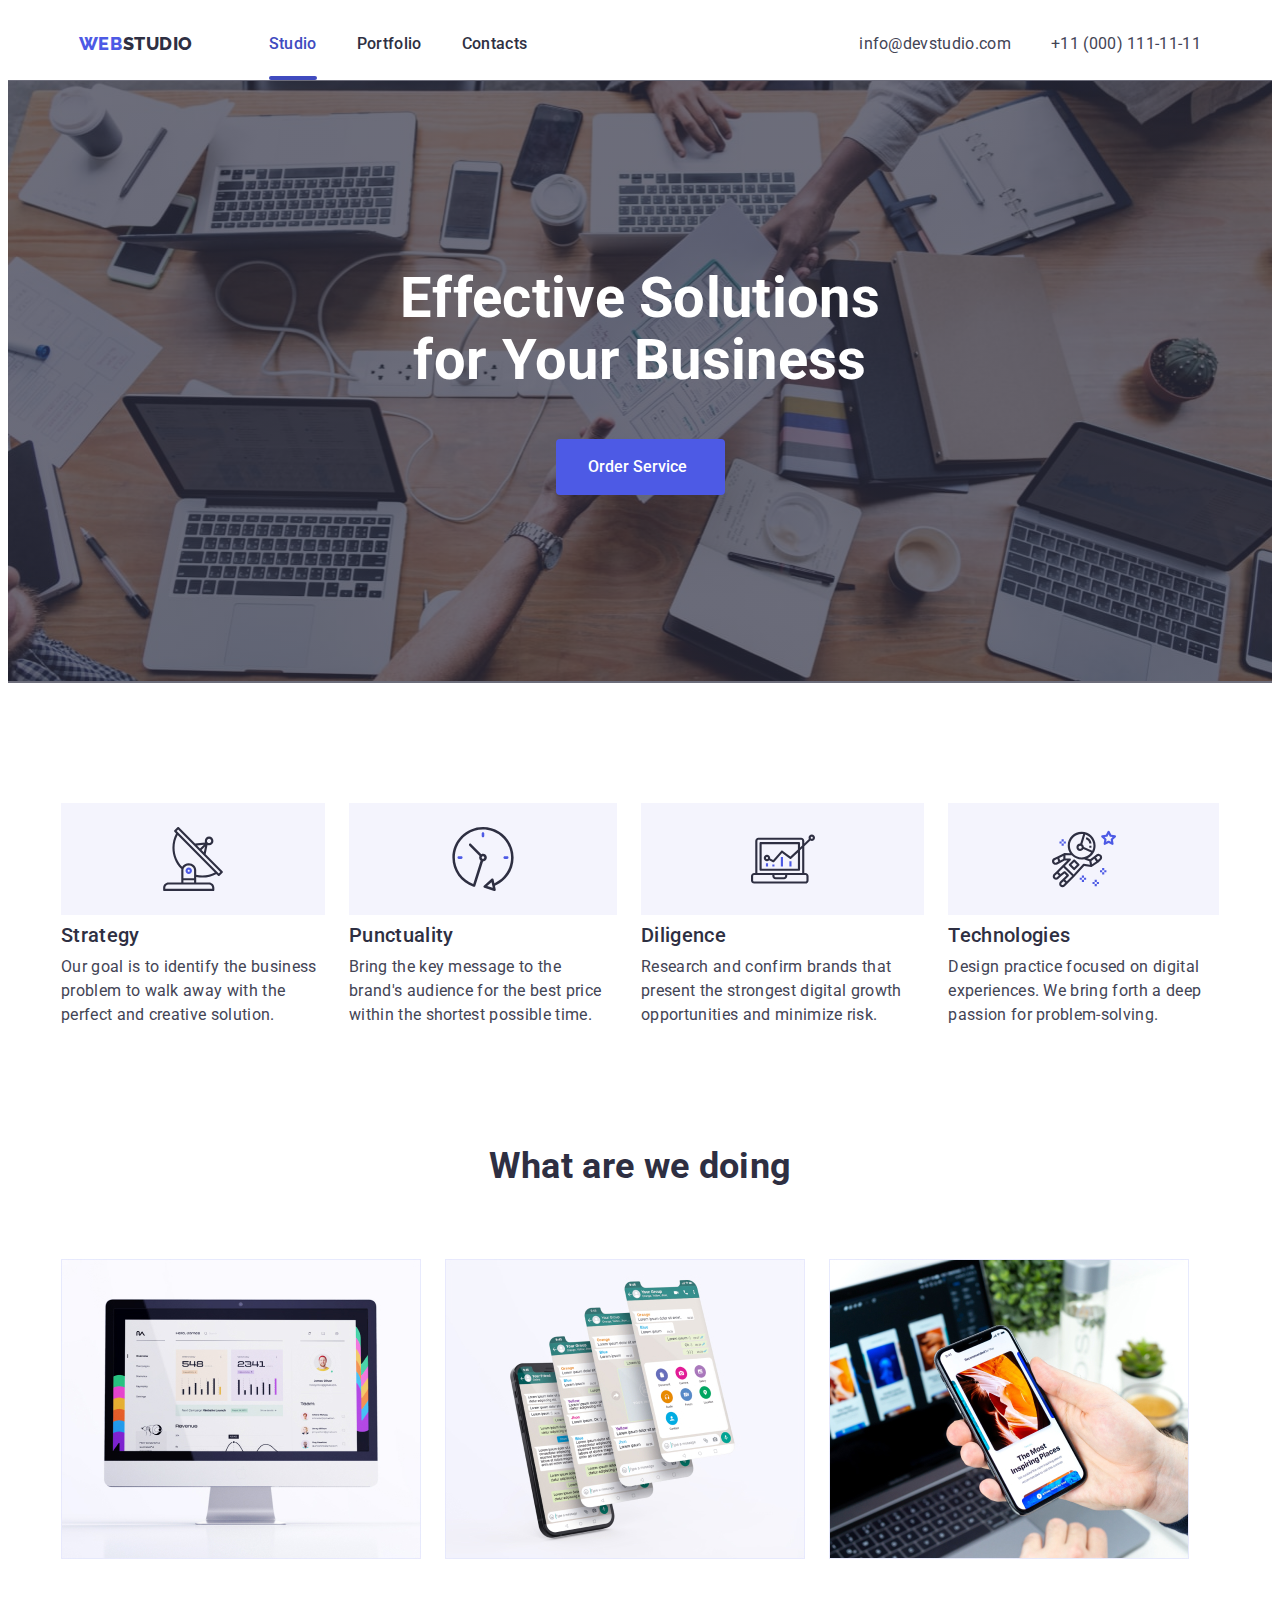
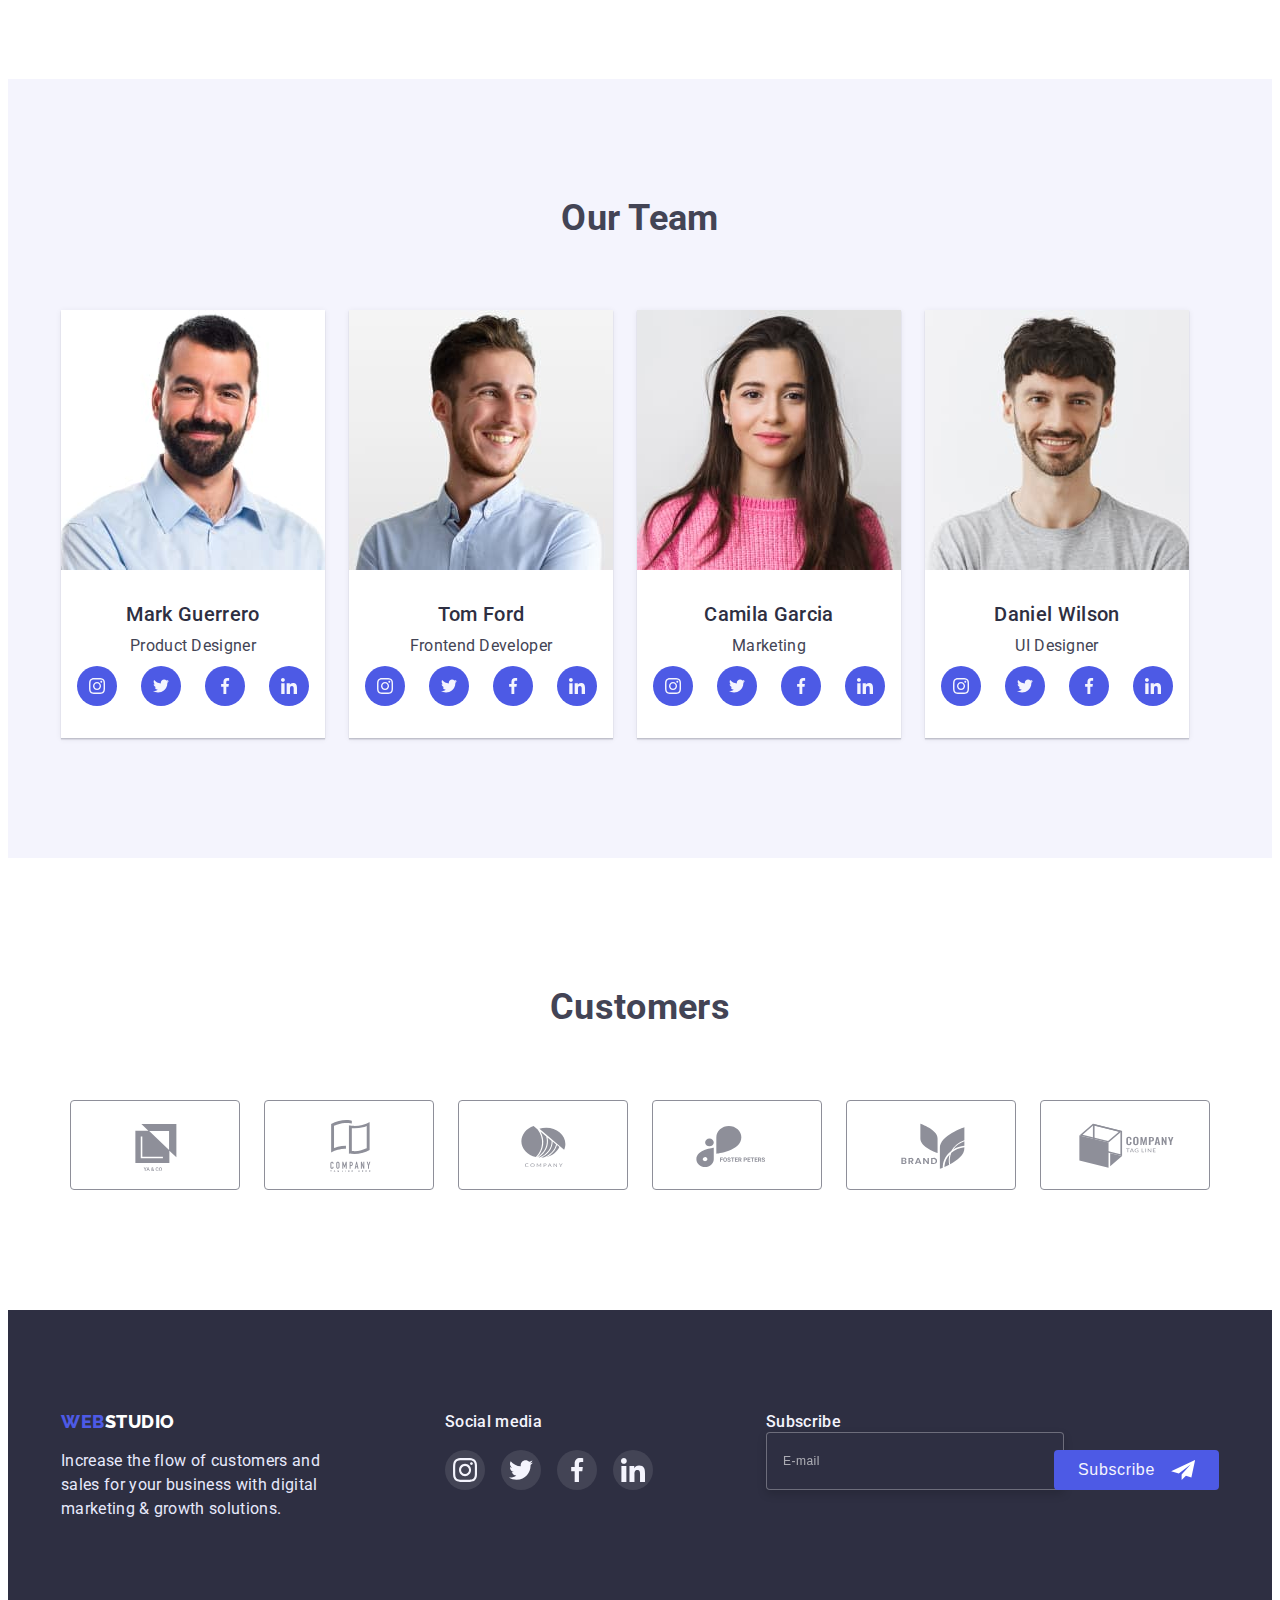
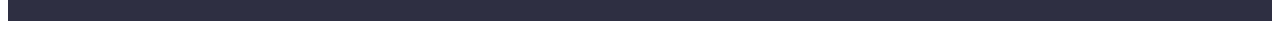
<file: index.html>
<!DOCTYPE html>
<html lang="en">
	<head>
		<meta charset="UTF-8" />
		<meta http-equiv="X-UA-Compatible" content="IE=edge" />
		<meta name="viewport" content="width=device-width, initial-scale=1.0" />
		<title>Web Studio</title>
		<link
			rel="stylesheet"
			href="https://cdnjs.cloudflare.com/ajax/libs/modern-normalize/1.1.0/modern-normalize.min.css"
			integrity="sha512-wpPYUAdjBVSE4KJnH1VR1HeZfpl1ub8YT/NKx4PuQ5NmX2tKuGu6U/JRp5y+Y8XG2tV+wKQpNHVUX03MfMFn9Q=="
			crossorigin="anonymous"
			referrerpolicy="no-referrer"
		/>
		<link rel="preconnect" href="https://fonts.googleapis.com" />
		<link rel="preconnect" href="https://fonts.gstatic.com" crossorigin />
		<link
			href="https://fonts.googleapis.com/css2?family=Raleway:wght@700;800&family=Roboto:wght@300;400;500;700&display=swap"
			rel="stylesheet"
		/>
		<link rel="stylesheet" href="./css/styles.css" />
	</head>
	<body>
		<!-- Navigation -->
		<header class="header">
			<div class="container header-container">
				<nav class="site-nav nav-container">
					<a href="./index.html" class="logo web">Web<span class="logo studio">Studio</span></a>
					<ul class="header-list">
						<li class="header-item">
							<a href="" class="header-link link current">Studio</a>
						</li>
						<li class="header-item">
							<a href="./portfolio.html" class="header-link link">Portfolio</a>
						</li>
						<li class="header-item">
							<a href="" class="header-link link">Contacts</a>
						</li>
					</ul>
				</nav>
				<address class="address">
					<ul class="address-list">
						<li class="address-item">
							<a href="mailto:info@devstudio.com" class="address-link link">info@devstudio.com</a>
						</li>
						<li class="address-item">
							<a href="tel:+110001111111" class="address-link link">+11 (000) 111-11-11</a>
						</li>
					</ul>
				</address>
			</div>
		</header>
		<main>
			<!-- Hero -->
			<section class="section hero">
				<h1 class="hero-title">Effective Solutions for Your Business</h1>
				<button type="button" data-modal-open class="hero-btn">Order Service</button>
			</section>
			<!-- Section 1 -->
			<section class="section advantages">
				<div class="container">
					<h2 class="visually-hidden">Advantages</h2>
					<ul class="advantages-list list">
						<li class="advantages-item">
							<div class="advantages-container">
								<svg class="advantages-icon" width="64" height="64">
									<use href="./images/symbol-defs.svg#icon-antenna"></use>
								</svg>
							</div>
							<h3 class="advantages-item-subtitle">Strategy</h3>
							<p class="advantages-item-text">
								Our goal is to identify the business problem to walk away with the perfect and creative solution.
							</p>
						</li>
						<li class="advantages-item">
							<div class="advantages-container">
								<svg class="advantages-icon" width="64" height="64">
									<use href="./images/symbol-defs.svg#icon-clock"></use>
								</svg>
							</div>
							<h3 class="advantages-item-subtitle">Punctuality</h3>
							<p class="advantages-item-text">
								Bring the key message to the brand's audience for the best price within the shortest possible time.
							</p>
						</li>
						<li class="advantages-item">
							<div class="advantages-container">
								<svg class="advantages-icon" width="64" height="64">
									<use href="./images/symbol-defs.svg#icon-diagram"></use>
								</svg>
							</div>
							<h3 class="advantages-item-subtitle">Diligence</h3>
							<p class="advantages-item-text">
								Research and confirm brands that present the strongest digital growth opportunities and minimize risk.
							</p>
						</li>
						<li class="advantages-item-item">
							<div class="advantages-container">
								<svg class="advantages-icon" width="64" height="64">
									<use href="./images/symbol-defs.svg#icon-astronaut"></use>
								</svg>
							</div>
							<h3 class="advantages-item-subtitle">Technologies</h3>
							<p class="advantages-item-text">
								Design practice focused on digital experiences. We bring forth a deep passion for problem-solving.
							</p>
						</li>
					</ul>
				</div>
			</section>
			<!-- Section 2 -->
			<section class="section activities">
				<div class="container">
					<h2 class="activities-title">What are we doing</h2>
					<ul class="activities-list list">
						<li class="activities-item">
							<img src="./images/img-a.jpg" alt="computer display" width="360" />
						</li>
						<li class="activities-item">
							<img src="./images/img-b.jpg" alt="tabs on the phone" width="360" />
						</li>
						<li class="activities-item">
							<img src="./images/img-c.jpg" alt="phone in hand" width="360" />
						</li>
					</ul>
				</div>
			</section>
			<!-- Section 3 -->
			<section class="section team">
				<div class="container">
					<h2 class="team-title">Our Team</h2>
					<ul class="team-list list">
						<li class="team-item">
							<img src="./images/team-card-a.jpg" alt="photo of Mark Guerrero" width="264" />
							<div class="img-box">
								<h3 class="team-item-subtitle">Mark Guerrero</h3>
								<p class="team-item-text">Product Designer</p>
								<ul class="team-social-list list">
									<li class="team-sotial-item">
										<a href="" class="team-social-link link">
											<svg class="team-social-icon" width="16" height="16">
												<use href="./images/symbol-defs.svg#icon-instagram"></use>
											</svg>
										</a>
									</li>
									<li class="team-sotial-item">
										<a href="" class="team-social-link link">
											<svg class="team-social-icon" width="16" height="16">
												<use href="./images/symbol-defs.svg#icon-twitter"></use>
											</svg>
										</a>
									</li>
									<li class="team-sotial-item">
										<a href="" class="team-social-link link">
											<svg class="team-social-icon" width="16" height="16">
												<use href="./images/symbol-defs.svg#icon-facebook"></use>
											</svg>
										</a>
									</li>
									<li class="team-sotial-item">
										<a href="" class="team-social-link link">
											<svg class="team-social-icon" width="16" height="16">
												<use href="./images/symbol-defs.svg#icon-linkedin"></use>
											</svg>
										</a>
									</li>
								</ul>
							</div>
						</li>
						<li class="team-item">
							<img src="./images/team-card-b.jpg" alt="photo of Tom Ford" width="264" />
							<div class="img-box">
								<h3 class="team-item-subtitle">Tom Ford</h3>
								<p class="team-item-text">Frontend Developer</p>
								<ul class="team-social-list list">
									<li class="team-sotial-item">
										<a href="" class="team-social-link link">
											<svg class="team-social-icon" width="16" height="16">
												<use href="./images/symbol-defs.svg#icon-instagram"></use>
											</svg>
										</a>
									</li>
									<li class="team-sotial-item">
										<a href="" class="team-social-link link">
											<svg class="team-social-icon" width="16" height="16">
												<use href="./images/symbol-defs.svg#icon-twitter"></use>
											</svg>
										</a>
									</li>
									<li class="team-sotial-item">
										<a href="" class="team-social-link link">
											<svg class="team-social-icon" width="16" height="16">
												<use href="./images/symbol-defs.svg#icon-facebook"></use>
											</svg>
										</a>
									</li>
									<li class="team-sotial-item">
										<a href="" class="team-social-link link">
											<svg class="team-social-icon" width="16" height="16">
												<use href="./images/symbol-defs.svg#icon-linkedin"></use>
											</svg>
										</a>
									</li>
								</ul>
							</div>
						</li>
						<li class="team-item">
							<img src="./images/team-card-c.jpg" alt="photo of Camila Garcia" width="264" />
							<div class="img-box">
								<h3 class="team-item-subtitle">Camila Garcia</h3>
								<p class="team-item-text">Marketing</p>
								<ul class="team-social-list list">
									<li class="team-sotial-item">
										<a href="" class="team-social-link link">
											<svg class="team-social-icon" width="16" height="16">
												<use href="./images/symbol-defs.svg#icon-instagram"></use>
											</svg>
										</a>
									</li>
									<li class="team-sotial-item">
										<a href="" class="team-social-link link">
											<svg class="team-social-icon" width="16" height="16">
												<use href="./images/symbol-defs.svg#icon-twitter"></use>
											</svg>
										</a>
									</li>
									<li class="team-sotial-item">
										<a href="" class="team-social-link link">
											<svg class="team-social-icon" width="16" height="16">
												<use href="./images/symbol-defs.svg#icon-facebook"></use>
											</svg>
										</a>
									</li>
									<li class="team-sotial-item">
										<a href="" class="team-social-link link">
											<svg class="team-social-icon" width="16" height="16">
												<use href="./images/symbol-defs.svg#icon-linkedin"></use>
											</svg>
										</a>
									</li>
								</ul>
							</div>
						</li>
						<li class="team-item">
							<img src="./images/team-card-d.jpg" alt="photo of Daniel Wilson" width="264" />
							<div class="img-box">
								<h3 class="team-item-subtitle">Daniel Wilson</h3>
								<p class="team-item-text">UI Designer</p>
								<ul class="team-social-list list">
									<li class="team-sotial-item">
										<a href="" class="team-social-link link">
											<svg class="team-social-icon" width="16" height="16">
												<use href="./images/symbol-defs.svg#icon-instagram"></use>
											</svg>
										</a>
									</li>
									<li class="team-sotial-item">
										<a href="" class="team-social-link link">
											<svg class="team-social-icon" width="16" height="16">
												<use href="./images/symbol-defs.svg#icon-twitter"></use>
											</svg>
										</a>
									</li>
									<li class="team-sotial-item">
										<a href="" class="team-social-link link">
											<svg class="team-social-icon" width="16" height="16">
												<use href="./images/symbol-defs.svg#icon-facebook"></use>
											</svg>
										</a>
									</li>
									<li class="team-sotial-item">
										<a href="" class="team-social-link link">
											<svg class="team-social-icon" width="16" height="16">
												<use href="./images/symbol-defs.svg#icon-linkedin"></use>
											</svg>
										</a>
									</li>
								</ul>
							</div>
						</li>
					</ul>
				</div>
			</section>
			<!-- Section 4 -->
			<section class="section customers">
				<div class="container customers">
					<h2 class="customers-title">Customers</h2>
					<ul class="customers-list list">
						<li class="customers-item">
							<a href="" class="customer-link link">
								<svg class="customers-icon" width="104" height="56">
									<use href="./images/symbol-defs.svg#icon-logo-one"></use>
								</svg>
							</a>
						</li>
						<li class="customers-item">
							<a href="" class="customer-link link">
								<svg class="customers-icon" width="104" height="56">
									<use href="./images/symbol-defs.svg#icon-logo-two"></use>
								</svg>
							</a>
						</li>
						<li class="customers-item">
							<a href="" class="customer-link link">
								<svg class="customers-icon" width="104" height="56">
									<use href="./images/symbol-defs.svg#icon-logo-three"></use>
								</svg>
							</a>
						</li>
						<li class="customers-item">
							<a href="" class="customer-link link">
								<svg class="customers-icon" width="104" height="56">
									<use href="./images/symbol-defs.svg#icon-logo-four"></use>
								</svg>
							</a>
						</li>
						<li class="customers-item">
							<a href="" class="customer-link link">
								<svg class="customers-icon" width="104" height="56">
									<use href="./images/symbol-defs.svg#icon-logo-five"></use>
								</svg>
							</a>
						</li>
						<li class="customers-item">
							<a href="" class="customer-link link">
								<svg class="customers-icon" width="104" height="56">
									<use href="./images/symbol-defs.svg#icon-logo-six"></use>
								</svg>
							</a>
						</li>
					</ul>
				</div>
			</section>
		</main>
		<footer class="section footer">
			<div class="big footer container">
				<div class="first footer container">
					<a href="./index.html" class="logo web">Web<span class="logo studio-white">Studio</span></a>
					<p class="footer-text">
						Increase the flow of customers and sales for your business with digital marketing & growth solutions.
					</p>
				</div>
				<div class="secondary footer container">
					<h3 class="footer-social-subtitle">Social media</h3>
					<ul class="footer-social-list list">
						<li class="footer-social-item"
							><a href="" class="footer-social-link link">
								<svg class="team-social-icon" width="24" height="24">
									<use href="./images/symbol-defs.svg#icon-instagram"></use>
								</svg> </a
						></li>
						<li class="footer-social-item"
							><a href="" class="footer-social-link link">
								<svg class="team-social-icon" width="24" height="24">
									<use href="./images/symbol-defs.svg#icon-twitter"></use>
								</svg> </a
						></li>
						<li class="footer-social-item"
							><a href="" class="footer-social-link link">
								<svg class="team-social-icon" width="24" height="24">
									<use href="./images/symbol-defs.svg#icon-facebook"></use>
								</svg> </a
						></li>
						<li class="footer-social-item"
							><a href="" class="footer-social-link link">
								<svg class="team-social-icon" width="24" height="24">
									<use href="./images/symbol-defs.svg#icon-linkedin"></use>
								</svg> </a
						></li>
					</ul>
				</div>
				<div class="third footer container">
					<form class="footer-form" name="subscribe">
						<p class="footer-subscribe-subtitle">Subscribe</p>
						<label for=""><input class="subscribe-input" type="email" name="email" id="" placeholder="E-mail" /></label>
						<button type="submit" class="subscribe-btn btn"
							>Subscribe
							<svg class="subscribe-icon" width="24" height="20">
								<use href="./images/symbol-defs.svg#icon-telegram"></use>
							</svg>
						</button>
					</form>
				</div>
			</div>
		</footer>

		<!-- Modal window -->
		<div class="backdrop is-hidden" data-modal>
			<div class="modal">
				<button type="button" data-modal-close class="modal-close">
					<svg class="modal-icon" width="8" height="8">
						<use href="./images/symbol-defs.svg#icon-close"></use>
					</svg>
				</button>
				<h3 class="modal-title">Leave your contacts and we will call you back</h3>
				<form class="modal-form" action="#">
					<label class="form-label" for="fullname"><span class="form-text">Name</span></label>
					<div class="form-input-wrap">
						<input type="text" class="form-input" name="fullname" id="fullname" required />
						<svg class="form-icon" width="18" height="18">
							<use href="./images/symbol-defs.svg#icon-person-black"></use>
						</svg>
					</div>

					<label class="form-label" for="phone"><span class="form-text">Phone</span></label>
					<div class="form-input-wrap">
						<input type="tel" class="form-input" name="phone" id="phone" required />
						<svg class="form-icon" width="18" height="24">
							<use href="./images/symbol-defs.svg#icon-phone-black"></use>
						</svg>
					</div>

					<label class="form-label" for="email"><span class="form-text">Email</span></label>
					<div class="form-input-wrap">
						<input type="email" class="form-input" name="email" id="email" required />
						<svg class="form-icon" width="18" height="24">
							<use href="./images/symbol-defs.svg#icon-email-black"></use>
						</svg>
					</div>

					<label class="form-label"
						><span class="form-text">Comment</span>
						<textarea class="form-textarea" name="comment" placeholder="Text input"></textarea>
					</label>

					<div class="checkbox-wrap">
						<input type="checkbox" class="policy-input visually-hidden" name="policy" id="policy" checked required />
						<label class="form-label-checkbox" for="policy"
							><span class="form-accepting">I accept the terms and conditions of the </span
							><a href="#" class="policy-link link"> Privacy Policy</a></label
						>
					</div>
					<button type="submit" class="send-btn btn">Send</button>
				</form>
			</div>
		</div>
		<script src="./js/modal.js"></script>
	</body>
</html>
</file>
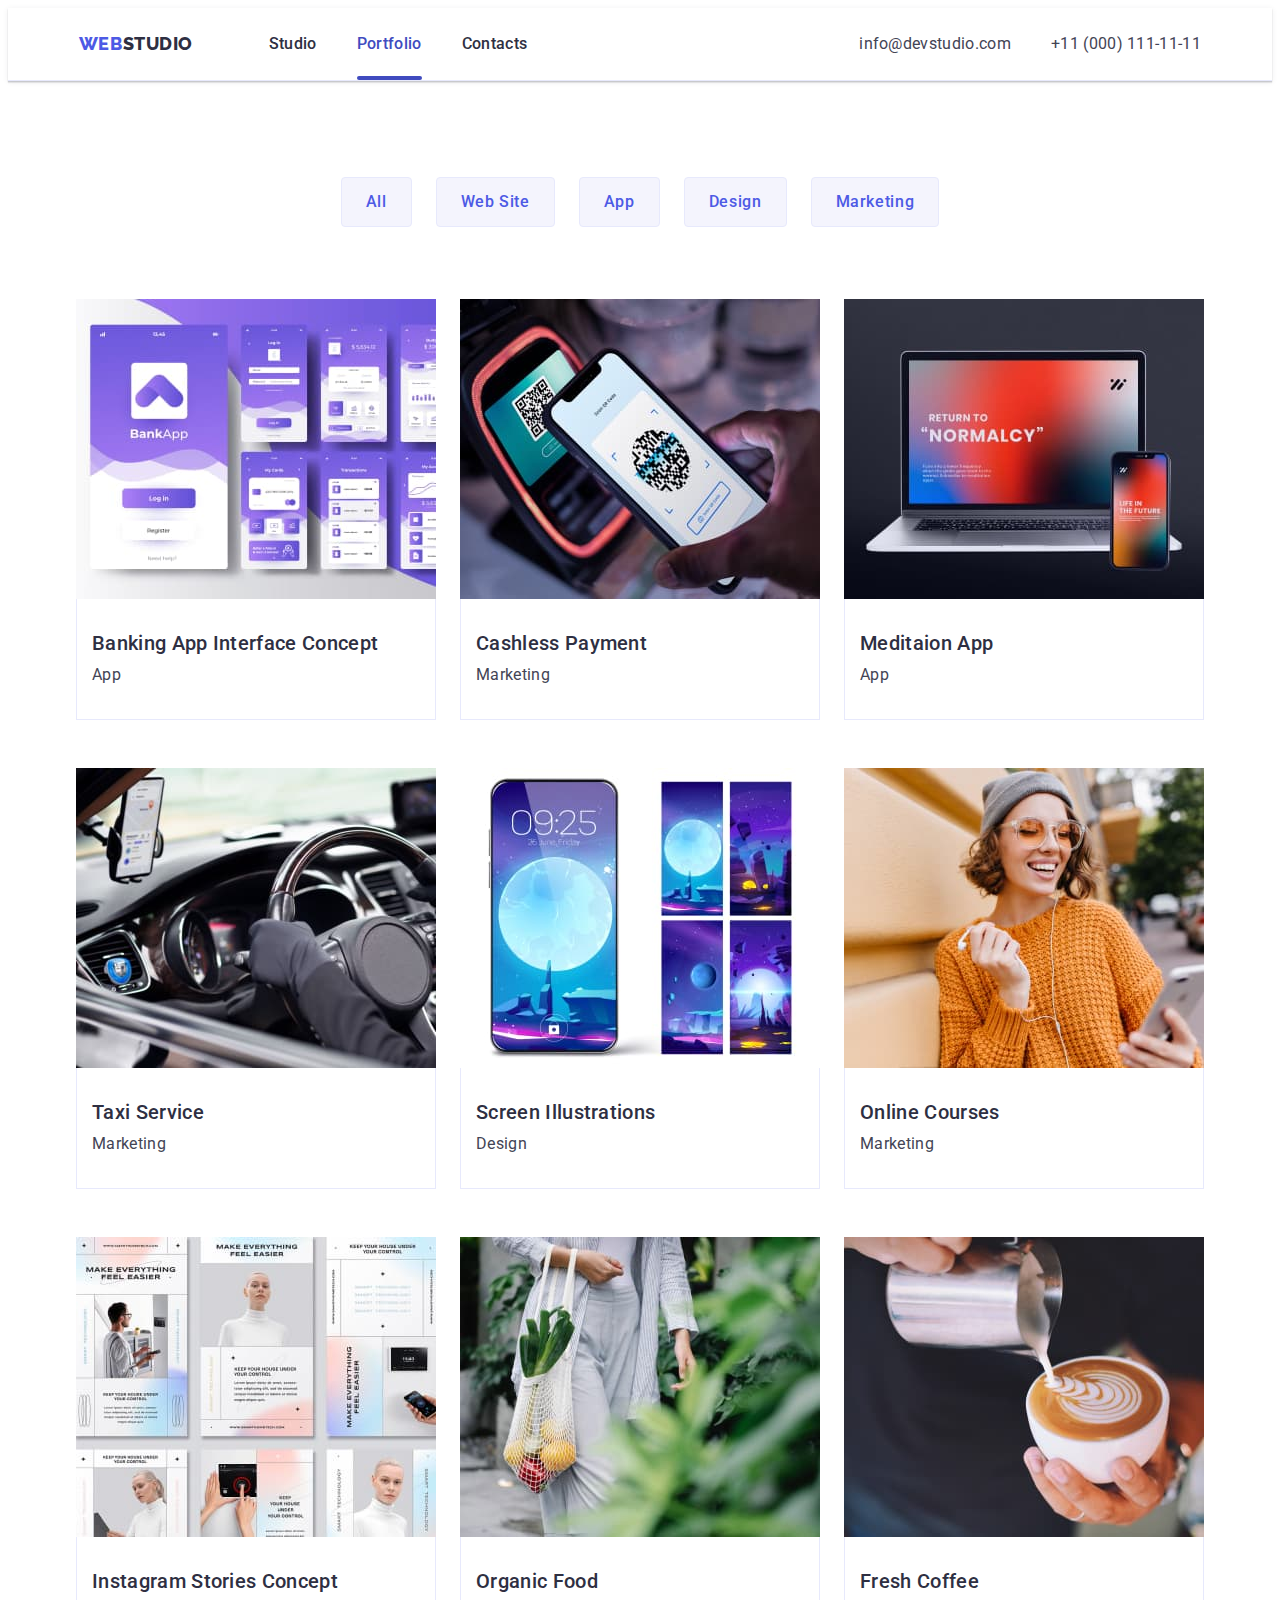
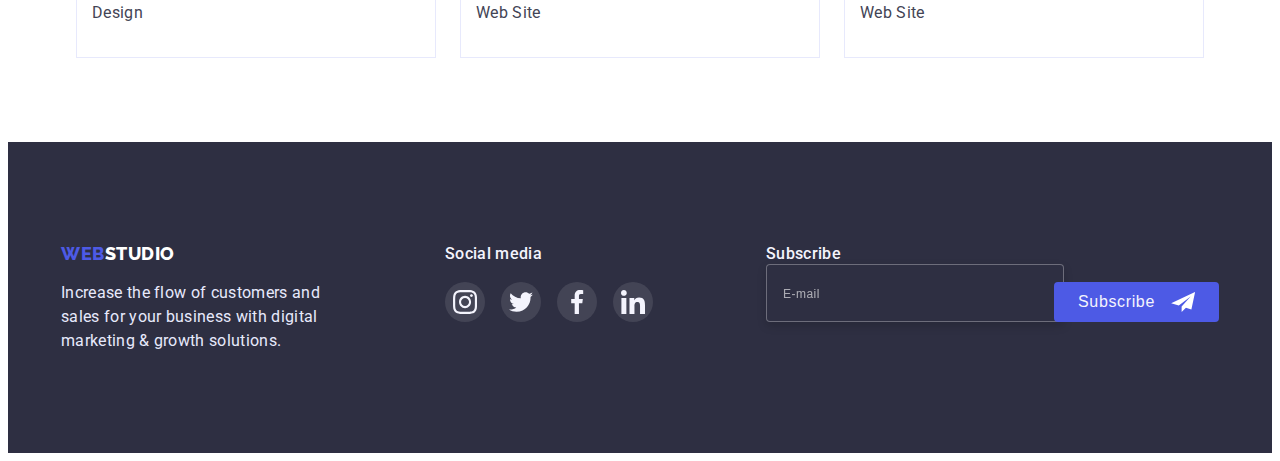
<file: portfolio.html>
<!DOCTYPE html>
<html lang="en">
	<head>
		<meta charset="UTF-8" />
		<meta http-equiv="X-UA-Compatible" content="IE=edge" />
		<meta name="viewport" content="width=device-width, initial-scale=1.0" />
		<title>Web Studio</title>
		<link
			rel="stylesheet"
			href="https://cdnjs.cloudflare.com/ajax/libs/modern-normalize/1.1.0/modern-normalize.min.css"
			integrity="sha512-wpPYUAdjBVSE4KJnH1VR1HeZfpl1ub8YT/NKx4PuQ5NmX2tKuGu6U/JRp5y+Y8XG2tV+wKQpNHVUX03MfMFn9Q=="
			crossorigin="anonymous"
			referrerpolicy="no-referrer"
		/>
		<link rel="preconnect" href="https://fonts.googleapis.com" />
		<link rel="preconnect" href="https://fonts.gstatic.com" crossorigin />
		<link
			href="https://fonts.googleapis.com/css2?family=Raleway:wght@800&family=Roboto:wght@300;400;500;700&display=swap"
			rel="stylesheet"
		/>
		<link rel="stylesheet" href="./css/styles.css" />
	</head>
	<body>
		<!-- Navigation -->
		<header class="secondary header">
			<div class="container header-container">
				<nav class="site-nav nav-container">
					<a href="./index.html" class="logo web">Web<span class="logo studio">Studio</span></a>
					<ul class="header-list">
						<li class="header-item">
							<a href="./index.html" class="header-link link">Studio</a>
						</li>
						<li class="header-item">
							<a href="./portfolio.html" class="header-link link current">Portfolio</a>
						</li>
						<li class="header-item">
							<a href="" class="header-link link">Contacts</a>
						</li>
					</ul>
				</nav>
				<address class="address">
					<ul class="address-list">
						<li class="address-item">
							<a href="mailto:info@devstudio.com" class="address-link link">info@devstudio.com</a>
						</li>
						<li class="address-item">
							<a href="tel:+110001111111" class="address-link link">+11 (000) 111-11-11</a>
						</li>
					</ul>
				</address>
			</div>
		</header>
		<main>
			<!-- Buttons -->
			<section class="section portfolio">
				<div class="container">
					<h1 class="visually-hidden">Examples of projects</h1>
					<ul class="portfolio-btns-list list">
						<li class="portfolio-btns-item">
							<button type="button" class="btns">All</button>
						</li>
						<li class="portfolio-btns-item">
							<button type="button" class="btns">Web Site</button>
						</li>
						<li class="portfolio-btns-item">
							<button type="button" class="btns">App</button>
						</li>
						<li class="portfolio-btns-item">
							<button type="button" class="btns">Design</button>
						</li>
						<li class="portfolio-btns-item">
							<button type="button" class="btns">Marketing</button>
						</li>
					</ul>
				</div>
				<!-- Examples -->
				<div class="container">
					<ul class="portfolio-list list">
						<!-- Card 1 -->
						<li class="portfolio-item">
							<a href="" class="portfolio-item-link link">
								<div class="portfolio-overlay">
									<img src="./images/banking-app.jpg" alt="photo of Banking App" width="360" height="300" />
									<p class="overlay-desc"
										>14 Stylish and User-Friendly App Design Concepts · Task Manager App · Calorie Tracker App · Exotic
										Fruit Ecommerce App · Cloud Storage App</p
									>
								</div>
								<div class="portfolio-box">
									<h2 class="portfolio-title">Banking App Interface Concept</h2>
									<p class="portfolio-text">App</p>
								</div>
							</a>
						</li>

						<!-- Card 2 -->
						<li class="portfolio-item">
							<a href="" class="portfolio-item-link link">
								<div class="portfolio-overlay">
									<img src="./images/cashless.jpg" alt="transactions by phone" width="360" height="300" />
									<p class="overlay-desc"
										>14 Stylish and User-Friendly App Design Concepts · Task Manager App · Calorie Tracker App · Exotic
										Fruit Ecommerce App · Cloud Storage App</p
									>
								</div>
								<div class="portfolio-box">
									<h2 class="portfolio-title">Cashless Payment</h2>
									<p class="portfolio-text">Marketing</p>
								</div>
							</a>
						</li>

						<!-- Card 3 -->
						<li class="portfolio-item">
							<a href="" class="portfolio-item-link link">
								<div class="portfolio-overlay">
									<img src="./images/meditation.jpg" alt="laptop and smartphone" width="360" height="300" />
									<p class="overlay-desc"
										>14 Stylish and User-Friendly App Design Concepts · Task Manager App · Calorie Tracker App · Exotic
										Fruit Ecommerce App · Cloud Storage App</p
									>
								</div>
								<div class="portfolio-box">
									<h2 class="portfolio-title">Meditaion App</h2>
									<p class="portfolio-text">App</p>
								</div>
							</a>
						</li>

						<!-- Card 4 -->
						<li class="portfolio-item">
							<a href="" class="portfolio-item-link link">
								<div class="portfolio-overlay">
									<img src="./images/taxi.jpg" alt="steering wheel" width="360" height="300" />
									<p class="overlay-desc"
										>14 Stylish and User-Friendly App Design Concepts · Task Manager App · Calorie Tracker App · Exotic
										Fruit Ecommerce App · Cloud Storage App</p
									>
								</div>
								<div class="portfolio-box">
									<h2 class="portfolio-title">Taxi Service</h2>
									<p class="portfolio-text">Marketing</p>
								</div>
							</a>
						</li>

						<!-- Card 5 -->
						<li class="portfolio-item">
							<a href="" class="portfolio-item-link link">
								<div class="portfolio-overlay">
									<img src="./images/screen.jpg" alt="smartphone screen" width="360" height="300" />
									<p class="overlay-desc"
										>14 Stylish and User-Friendly App Design Concepts · Task Manager App · Calorie Tracker App · Exotic
										Fruit Ecommerce App · Cloud Storage App</p
									>
								</div>
								<div class="portfolio-box">
									<h2 class="portfolio-title">Screen Illustrations</h2>
									<p class="portfolio-text">Design</p>
								</div>
							</a>
						</li>

						<!-- Card 6 -->
						<li class="portfolio-item">
							<a href="" class="portfolio-item-link link">
								<div class="portfolio-overlay">
									<img src="./images/courses.jpg" alt="girl with headphones" width="360" height="300" />
									<p class="overlay-desc"
										>14 Stylish and User-Friendly App Design Concepts · Task Manager App · Calorie Tracker App · Exotic
										Fruit Ecommerce App · Cloud Storage App</p
									>
								</div>
								<div class="portfolio-box">
									<h2 class="portfolio-title">Online Courses</h2>
									<p class="portfolio-text">Marketing</p>
								</div>
							</a>
						</li>

						<!-- Card 7 -->
						<li class="portfolio-item">
							<a href="" class="portfolio-item-link link">
								<div class="portfolio-overlay">
									<img src="./images/insta-stories.jpg" alt="examples of design of stories" width="360" height="300" />
									<p class="overlay-desc"
										>14 Stylish and User-Friendly App Design Concepts · Task Manager App · Calorie Tracker App · Exotic
										Fruit Ecommerce App · Cloud Storage App</p
									>
								</div>
								<div class="portfolio-box">
									<h2 class="portfolio-title">Instagram Stories Concept</h2>
									<p class="portfolio-text">Design</p>
								</div>
							</a>
						</li>

						<!-- Card 8 -->
						<li class="portfolio-item">
							<a href="" class="portfolio-item-link link">
								<div class="portfolio-overlay">
									<img src="./images/food.jpg" alt="fruits in bag" width="360" height="300" />
									<p class="overlay-desc"
										>14 Stylish and User-Friendly App Design Concepts · Task Manager App · Calorie Tracker App · Exotic
										Fruit Ecommerce App · Cloud Storage App</p
									>
								</div>
								<div class="portfolio-box">
									<h2 class="portfolio-title">Organic Food</h2>
									<p class="portfolio-text">Web Site</p>
								</div>
							</a>
						</li>

						<!-- Card 9 -->
						<li class="portfolio-item">
							<a href="" class="portfolio-item-link link">
								<div class="portfolio-overlay">
									<img src="./images/coffe.jpg" alt="the cup of coffee" width="360" height="300" />
									<p class="overlay-desc"
										>14 Stylish and User-Friendly App Design Concepts · Task Manager App · Calorie Tracker App · Exotic
										Fruit Ecommerce App · Cloud Storage App</p
									>
								</div>
								<div class="portfolio-box">
									<h2 class="portfolio-title">Fresh Coffee</h2>
									<p class="portfolio-text">Web Site</p>
								</div>
							</a>
						</li>
					</ul>
				</div>
			</section>
		</main>
		<footer class="section footer">
			<div class="big footer container">
				<div class="first footer container">
					<a href="./index.html" class="logo web">Web<span class="logo studio-white">Studio</span></a>
					<p class="footer-text">
						Increase the flow of customers and sales for your business with digital marketing & growth solutions.
					</p>
				</div>
				<div class="secondary footer container">
					<h3 class="footer-social-subtitle">Social media</h3>
					<ul class="footer-social-list list">
						<li class="footer-social-item"
							><a href="" class="footer-social-link link">
								<svg class="team-social-icon" width="24" height="24">
									<use href="./images/symbol-defs.svg#icon-instagram"></use>
								</svg> </a
						></li>
						<li class="footer-social-item"
							><a href="" class="footer-social-link link">
								<svg class="team-social-icon" width="24" height="24">
									<use href="./images/symbol-defs.svg#icon-twitter"></use>
								</svg> </a
						></li>
						<li class="footer-social-item"
							><a href="" class="footer-social-link link">
								<svg class="team-social-icon" width="24" height="24">
									<use href="./images/symbol-defs.svg#icon-facebook"></use>
								</svg> </a
						></li>
						<li class="footer-social-item"
							><a href="" class="footer-social-link link">
								<svg class="team-social-icon" width="24" height="24">
									<use href="./images/symbol-defs.svg#icon-linkedin"></use>
								</svg> </a
						></li>
					</ul>
				</div>
				<div class="third footer container">
					<form class="footer-form" name="subscribe">
						<p class="footer-subscribe-subtitle">Subscribe</p>
						<label for=""><input class="subscribe-input" type="email" name="email" id="" placeholder="E-mail" /></label>
						<button type="submit" class="subscribe-btn btn"
							>Subscribe
							<svg class="subscribe-icon" width="24" height="20">
								<use href="./images/symbol-defs.svg#icon-telegram"></use>
							</svg>
						</button>
					</form>
				</div>
			</div>
		</footer>
	</body>
</html>
</file>
<file: css/styles.css>
:root {
	--primary-brand: #4d5ae5;
	--pressed-state: #404bbf;
	--dark: #2e2f42;
	--success: #31d0aa;
	--text: #434455;
	--subtle-text: #8e8f99;
	--accent: #e7e9fc;
	--light: #f4f4fd;
	--modal-overlay: rgba(46, 47, 66, 0.4);
	--hero-background: #2e2f42;
	--hero-text: white;
	--secondary-font: "Raleway", sans-serif;
	--subtitle-margin-bottom: 8px;
	--title-margin-bottom: 72px;
}

h1,
h2,
h3,
h4,
h5,
h6,
p {
	margin: 0;
}
a {
	text-decoration: none;
}
ul {
	list-style: none;
	margin: 0;
	padding: 0;
}
img {
	display: block;
	width: 100%;
	height: auto;
}

/* body */
body {
	font-family: "Roboto", sans-serif;
	font-weight: normal;
	font-size: 16px;
	line-height: 1.5;
	letter-spacing: 0.02em;
	color: var(--text);
}
.container {
	max-width: 1158px;
	padding: 0 15px;
	margin: 0 auto;
}
/* Navigation */
.link {
	text-decoration: none;
	color: var(--text);
}
.list {
	display: flex;
	gap: 24px;
}
.visually-hidden {
	position: absolute;
	width: 1px;
	height: 1px;
	margin: -1px;
	border: 0;
	padding: 0;
	white-space: nowrap;
	clip-path: inset(100%);
	clip: rect(0 0 0 0);
	overflow: hidden;
}
.section {
	padding-top: 120px;
	padding-bottom: 120px;
	text-align: center;
}

/* Header ------ Navigation */

.header {
	display: flex;
	align-items: center;
	justify-content: space-between;
}
.secondary.header {
	border-bottom: 1px solid #e7e9fc;
	box-shadow: 0px 1px 6px 0px rgba(46, 47, 66, 0.08), 0px 1px 1px 0px rgba(46, 47, 66, 0.16),
		0px 2px 1px 0px rgba(46, 47, 66, 0.08);
}
.header-container {
	display: flex;
	justify-content: space-between;
	align-items: center;
}
.site-nav {
}
.nav-container {
	display: flex;
	margin-right: 332px;
}
.logo {
	font-family: var(--secondary-font);
	font-weight: 800;
	font-size: 18px;
	line-height: 1.3;
	display: flex;
	align-items: center;
	letter-spacing: 0.03em;
	text-transform: uppercase;
	text-decoration: none;
}

.web {
	color: var(--primary-brand);
}

.logo.web {
	margin-right: 76px;
}
.studio {
	color: var(--dark);
}
.header-list {
	display: flex;
	gap: 40px;
	margin: 0;
	list-style: none;
	align-items: center;
}
.header-link {
	font-weight: 500;
	color: var(--dark);
	display: block;
	padding-top: 24px;
	padding-bottom: 24px;

	position: relative;
}
.header-link:is(:hover, :focus) {
	color: var(--pressed-state);
}
.current {
	color: var(--pressed-state);
}
.current::after {
	content: "";
	display: block;
	position: absolute;
	width: 100%;
	height: 4px;
	background-color: var(--pressed-state);
	border-radius: 2px;
	bottom: 0;
	left: 0;
}

.address {
}
.address-list {
	display: flex;
	align-items: center;
	gap: 40px;
}
.address-item {
}
.address-link {
	font-style: normal;
	color: var(--text);
	transition-property: color;
	transition-duration: 250ms;
	transition-timing-function: cubic-bezier(0.4, 0, 0.2, 1);
}
.address-link:hover,
.address-link:focus {
	color: var(--pressed-state);
}

/* Hero */

.hero {
	background-image: linear-gradient(rgba(46, 47, 66, 0.7), rgba(46, 47, 66, 0.7)), url(../images/hero-people-office.jpg);
	background-repeat: no-repeat;
	background-position: center;
	background-size: 1440px;
	text-align: center;
	padding: 188px 0;
}
.hero-title {
	font-weight: 700;
	font-size: 56px;
	line-height: 1.1;
	color: var(--hero-text);

	margin-bottom: 48px;
	margin-right: auto;
	margin-left: auto;
	max-width: 496px;
}
.hero-btn {
	display: flex;
	font-family: inherit;
	font-weight: 500;
	font-size: 16px;
	line-height: 1.5;
	cursor: pointer;
	background: var(--primary-brand);
	color: var(--hero-text);
	padding: 16px 32px;
	margin-right: auto;
	margin-left: auto;
	gap: 10px;
	border-radius: 4px;
	border: none;
	/* box-shadow: 0px 4px 4px rgba(0, 0, 0, 0.15); */
	min-width: 169px;

	transition-property: background-color, opacity;
	transition-duration: 250ms;
	transition-timing-function: cubic-bezier(0.4, 0, 0.2, 1);
}
.hero-btn:hover,
.hero-btn:focus {
	background-color: var(--pressed-state);
	opacity: 0.9;
}

/* Section 1 */

.advantages {
}
.advantages-list {
}
.advantages-item {
}
.advantages-container {
	display: flex;
	align-items: center;
	justify-content: center;
	min-width: 264px;
	min-height: 112px;
	background-color: var(--light);
	margin-bottom: 8px;
}
.advantages-icon {
}
.advantages-item-subtitle {
	margin-bottom: var(--subtitle-margin-bottom);
	font-weight: 500;
	font-size: 20px;
	line-height: 1.2;
	color: var(--dark);
	text-align: left;
}
.advantages-item-text {
	text-align: left;
	min-width: 264px;
}

/* Section 2 */

.activities {
	padding-top: 0;
}
.activities-title {
	font-weight: 700;
	font-size: 36px;
	line-height: 1.1;
	color: var(--dark);
	margin-bottom: var(--title-margin-bottom);
}
.activities-list {
}
.activities-item {
}

/* Section 3 */

.team {
	background-color: var(--light);
}
.team-title {
	font-weight: 700;
	font-size: 36px;
	line-height: 1.1;
	margin-bottom: var(--title-margin-bottom);
}
.team-list {
}
.team-item {
	background-color: #fff;
	box-shadow: 0px 2px 1px 0px rgba(46, 47, 66, 0.08), 0px 1px 1px 0px rgba(46, 47, 66, 0.16),
		0px 1px 6px 0px rgba(46, 47, 66, 0.08);
}
.img-box {
	padding: 32px 16px;
	text-align: center;
	border-top: none;
}
.team-item-subtitle {
	font-weight: 500;
	font-size: 20px;
	line-height: 1.2;
	color: var(--dark);
	margin-bottom: var(--subtitle-margin-bottom);
}
.team-item-text {
	margin-bottom: 8px;
}
.team-social-list {
	display: flex;
	gap: 24px;
	justify-content: center;
}
.team-sotial-item {
	width: 40px;
	height: 40px;
}
.team-social-link {
	display: flex;
	justify-content: center;
	align-items: center;
	width: 100%;
	height: 100%;
	border-radius: 50%;
	background-color: var(--primary-brand);

	transition-property: background-color;
	transition-duration: 250ms;
	transition-timing-function: cubic-bezier(0.4, 0, 0.2, 1);
}
.team-social-link:hover,
.team-social-link:focus {
	background-color: var(--pressed-state);
}
.team-social-icon {
}

/* Section 4 */
.section.customers {
	padding-top: 130px;
}
.container.customers {
}
.customers-title {
	font-weight: 700;
	font-size: 36px;
	line-height: 1.1;
	margin-bottom: var(--title-margin-bottom);
}
.customers-list {
	display: flex;
	justify-content: center;
	gap: 24px;
	width: 100%;
}
.customers-item {
}
.customer-link {
	display: flex;
	justify-content: center;
	align-items: center;
	width: 168px;
	height: 88px;
	color: var(--subtle-text);
	border: 1px solid var(--subtle-text);
	border-radius: 4px;

	transition-property: color, border-color;
	transition-duration: 250ms;
	transition-timing-function: cubic-bezier(0.4, 0, 0.2, 1);
}
.customer-link:hover,
.customer-link:focus {
	color: var(--pressed-state);
	border-color: var(--pressed-state);
}
.customers-icon {
	fill: currentColor;
}
/* Buttons */

.portfolio {
	padding-top: 96px;
	padding-bottom: 84px;
}
.portfolio-btns-list {
	justify-content: center;
	margin-bottom: 72px;
}
.portfolio-btns-item {
}
.btns {
	font-family: inherit;
	font-weight: 500;
	font-size: 16px;
	line-height: 1.5;
	letter-spacing: 0.04em;
	color: var(--primary-brand);
	background-color: var(--light);
	cursor: pointer;
	padding: 12px 24px;
	border: 1px solid #e7e9fc;
	border-radius: 4px;

	transition-property: color, border-color, background-color, box-shadow;
	transition-duration: 250ms;
	transition-timing-function: cubic-bezier(0.4, 0, 0.2, 1);
}
.btns:hover,
.btns:focus {
	color: var(--hero-text);
	background-color: var(--pressed-state);
	border-color: transparent;
	box-shadow: 0px 2px 2px 0px rgba(0, 0, 0, 0.12), 0px 2px 1px 0px rgba(0, 0, 0, 0.08),
		0px 3px 1px 0px rgba(0, 0, 0, 0.1);
}

/* Examples */
.portfolio-list {
	padding-left: 0;
	margin-right: 0;
	justify-content: center;
	column-gap: 24px;
	row-gap: 48px;
	flex-wrap: wrap;
	flex-basis: calc((100%-48px) / 3);
}
.portfolio-item {
}
.portfolio-overlay {
	position: relative;
	overflow: hidden;
}
.overlay-desc {
	position: absolute;
	top: 0;
	left: 0;
	width: 100%;
	height: 100%;

	font-weight: 400;
	font-size: 16px;
	line-height: 1.5;
	letter-spacing: 0.02em;
	padding: 40px 32px 0;

	color: #fff;
	background-color: rgba(77, 90, 229, 1);

	opacity: 0;
	transform: translateY(100%);
	transition-property: transform, opacity;
	transition-duration: 250ms;
	transition-timing-function: cubic-bezier(0.4, 0, 0.2, 1);
	overflow: auto;
}
.portfolio-item-link {
	display: block;

	transition-property: box-shadow;
	transition-duration: 250ms;
	transition-timing-function: cubic-bezier(0.4, 0, 0.2, 1);
}
.portfolio-item-link:hover,
.portfolio-item-link:focus {
	box-shadow: 0px 2px 1px 0px rgba(46, 47, 66, 0.08), 0px 1px 1px 0px rgba(46, 47, 66, 0.16),
		0px 1px 6px 0px rgba(46, 47, 66, 0.08);
}
.portfolio-item-link:hover .overlay-desc,
.portfolio-item-link:focus .overlay-desc {
	transform: translateY(0);
	opacity: 1;
}
.portfolio-box {
	text-align: left;
	border: 1px solid var(--accent);
	border-top: none;
	margin: 0;
	padding: 32px 15px;
}
.portfolio-title {
	font-weight: 500;
	font-size: 20px;
	line-height: 1.2;
	color: var(--dark);
	margin-bottom: var(--subtitle-margin-bottom);
}
.portfolio-text {
}

/* Footer */

.section.footer {
	padding-top: 100px;
	padding-bottom: 100px;
}
.studio-white {
	color: var(--hero-text);
}
.footer {
	background-color: var(--dark);
}
.footer-text {
	color: var(--accent);
	width: 264px;
	text-align: left;
	margin-top: 16px;
}
.big.footer.container {
	display: flex;
	/* gap: 120px; */
	position: relative;
}
.first.footer.container {
	margin-left: 0;
	margin-right: 90px;
	padding-left: 0;
}
.secondary.footer.container {
	margin-left: 0;
	margin-right: 65px;
}
.footer-social-subtitle {
	font-weight: 500;
	font-size: 16px;
	line-height: 1.5;
	letter-spacing: 0.02em;

	color: var(--light);
	text-align: left;
	margin-bottom: 16px;
}
.footer-social-list {
	display: flex;
	gap: 16px;
}

.footer-social-item {
	width: 40px;
	height: 40px;
}
.footer-social-link {
	display: flex;
	justify-content: center;
	align-items: center;
	width: 100%;
	height: 100%;
	border-radius: 50%;
	background-color: rgba(255, 255, 255, 0.1);

	transition-property: background-color;
	transition-duration: 250ms;
	transition-timing-function: cubic-bezier(0.4, 0, 0.2, 1);
}
.footer-social-link:hover,
.footer-social-link:focus {
	background-color: var(--success);
}
.footer-social-icon {
}
.third.footer.container {
	position: absolute;
	top: 0;
	right: 0;
	margin: 0;
}
.footer-form {
	display: block;
	position: relative;
	min-width: 453px;
	min-height: 80px;
}
.footer-subscribe-subtitle {
	font-weight: 500;
	font-size: 16px;
	line-height: 1.5;
	letter-spacing: 0.02em;
	color: var(--light);
	text-align: left;
	position: absolute;
	top: 0;
	left: 0;
}
.subscribe-input {
	position: absolute;
	bottom: 0;
	left: 0;
	width: 264px;
	height: 40px;
	padding: 8px 16px;
	border: 1px solid rgba(255, 255, 255, 0.3);
	filter: drop-shadow(0px 4px 4px rgba(0, 0, 0, 0.15));
	border-radius: 4px;
	background-color: var(--dark);
	color: var(--light);
}
.subscribe-input::placeholder {
	font-weight: 400;
	font-size: 12px;
	line-height: 2;
	display: flex;
	align-items: center;
	letter-spacing: 0.04em;

	color: rgba(255, 255, 255, 0.6);
}
.subscribe-btn {
	display: flex;
	width: 165px;
	height: 40px;
	flex-direction: row;
	justify-content: center;
	align-items: center;
	padding: 8px 24px;
	gap: 16px;

	position: absolute;
	right: 0;
	bottom: 0;
	background: var(--primary-brand);
	border-radius: 4px;
	border: none;
	outline: none;

	font-weight: 500;
	font-size: 16px;
	line-height: 1.5;

	display: flex;
	align-items: center;
	text-align: center;
	letter-spacing: 0.04em;
	color: var(--light);

	transition: background-color;
	transition-duration: 250ms;
	transition-timing-function: cubic-bezier(0.4, 0, 0.2, 1);
}

.subscribe-btn:is(:hover, :focus) {
	background-color: var(--pressed-state);
}
.subscribe-icon {
	fill: currentColor;
}

/* Modal window*/
.backdrop {
	width: 100%;
	height: 100%;
	background-color: rgba(46, 47, 66, 0.4);
	position: fixed;
	top: 0;
	left: 0;

	transition: opacity, visibility, transform;
	transition-duration: 250ms;
	transition-timing-function: cubic-bezier(0.4, 0, 0.2, 1);
}
.modal {
	width: 408px;
	height: 576px;
	padding: 72px 24px 24px;
	background-color: #fcfcfc;
	border-radius: 4px;
	position: absolute;
	top: 50%;
	left: 50%;
	transform: translate(-50%, -50%);
	justify-content: center;
	align-items: center;
}
.modal-close {
	position: absolute;
	top: 24px;
	right: 24px;
	width: 24px;
	height: 24px;
	border: 1px solid rgba(0, 0, 0, 0.1);
	border-radius: 50%;
	cursor: pointer;
	background-color: var(--accent);
	color: var(--hero-background);

	display: flex;
	justify-content: center;
	align-items: center;

	transition: transform, color, background-color;
	transition-duration: 250ms;
	transition-timing-function: cubic-bezier(0.4, 0, 0.2, 1);
}
.modal-close:is(:hover, :focus) {
	background-color: var(--pressed-state);
	color: var(--light);
	transform: scale(1.2);
}
.modal-icon {
	fill: currentColor;
}
.is-hidden {
	opacity: 0;
	visibility: hidden;
	pointer-events: none;
}
.modal-title {
	font-weight: 500;
	font-size: 16px;
	line-height: 1.5;
	letter-spacing: 0.02em;
	color: var(--dark);
	text-align: center;
	margin-bottom: 16px;
}
.modal-form {
}
.form-checkbox {
}
.form-input-wrap {
	position: relative;
}
.form-text {
	display: block;
	margin-bottom: 4px;
	font-weight: 400;
	font-size: 12px;
	line-height: 1.33;
	letter-spacing: 0.04em;
	color: #8e8f99;
}
.form-textarea {
	display: block;
	width: 360px;
	height: 120px;
	resize: none;
	border: 1px solid rgba(33, 33, 33, 0.2);
	border-radius: 4px;
	padding: 8px 16px;
	outline: none;
	margin-bottom: 8px;
}
.form-textarea:focus {
	border-color: var(--primary-brand);
}
.form-textarea::placeholder {
	font-size: 12px;
	line-height: 1.33;
	letter-spacing: 0.04em;
	color: rgba(117, 117, 117, 0.5);
}
.form-accepting {
	margin-right: 5px;
	margin-bottom: 24px;
}
.form-input {
	width: 360px;
	height: 40px;
	border: 1px solid rgba(33, 33, 33, 0.2);
	border-radius: 4px;
	padding: 8px 38px;
	margin-bottom: 8px;
	outline: transparent;
}
.form-input:focus {
	border-color: var(--primary-brand);
}
.form-input:focus + .form-icon {
	fill: var(--primary-brand);
}
.form-icon {
	position: absolute;
	left: 16px;
	top: 40%;
	transform: translateY(-50%);
}
.checkbox-wrap {
	display: flex;
	justify-content: flex-start;
	align-items: flex-start;
	gap: 8px;
}
.form-label-checkbox {
	display: flex;
	font-weight: 400;
	font-size: 12px;
	line-height: 1.33;
	letter-spacing: 0.04em;
	color: #757575;
}
.form-label-checkbox::before {
	content: "";
	display: block;
	width: 16px;
	height: 16px;
	color: var(--dark);
	border: 1.25px solid #2e2f42;
	border-radius: 2px;
	margin-right: 8px;
}

.policy-input:checked + .form-label-checkbox::before {
	background-color: var(--pressed-state);
	border: 1.25px solid #404bbf;
	border-radius: 2px;
	background-image: url(../images/vector.svg);
	background-size: 10px 8px;
	background-position: center;
	background-repeat: no-repeat;
}

.policy-link {
	color: var(--primary-brand);
	cursor: pointer;
}
.send-btn {
	display: flex;
	padding: 16px 32px;
	margin-top: 24px;

	position: absolute;
	width: 169px;
	height: 56px;
	bottom: 24px;
	right: 120px;

	background: #4d5ae5;
	box-shadow: 0px 4px 4px rgba(0, 0, 0, 0.15);
	border-radius: 4px;
	border: none;
	font-weight: 500;
	font-size: 16px;
	line-height: 1.5;

	display: flex;
	justify-content: center;
	align-items: center;
	text-align: center;
	letter-spacing: 0.04em;

	color: #ffffff;

	transition-property: background-color, opacity;
	transition-duration: 250ms;
	transition-timing-function: cubic-bezier(0.4, 0, 0.2, 1);
}

.send-btn:is(:hover, :focus) {
	background-color: var(--pressed-state);
	opacity: 0.9;
}
</file>
